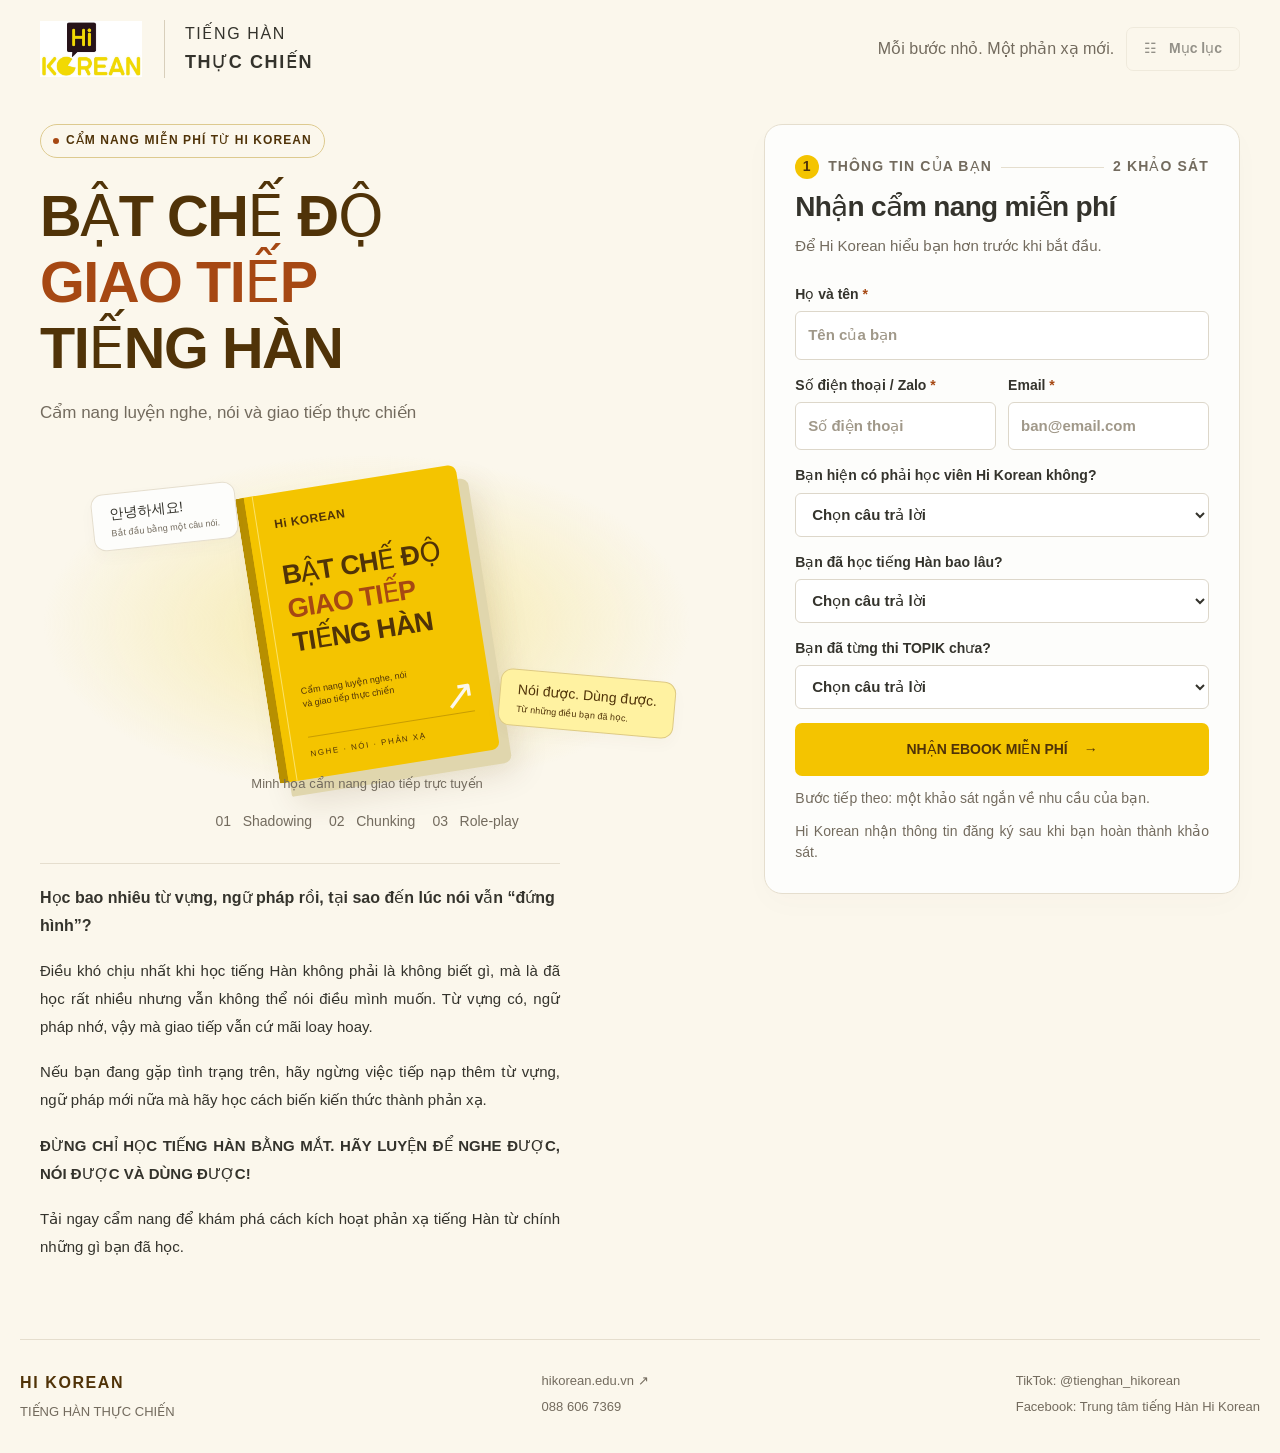
<file: index.html>
<!doctype html>
<html lang="vi"><head><meta charset="utf-8"><meta name="viewport" content="width=device-width,initial-scale=1"><meta name="robots" content="noindex,nofollow"><meta name="theme-color" content="#F4C400"><meta name="description" content="Cẩm nang luyện nghe, nói và giao tiếp tiếng Hàn thực chiến cùng Hi Korean."><title>Bật chế độ giao tiếp tiếng Hàn · Hi Korean</title><link rel="icon" type="image/jpeg" href="assets/logo.jpg"><link rel="stylesheet" href="styles.css?v=20261020-close2"><script defer src="content.js?v=20261016"></script><script defer src="gifts.js?v=20261016"></script><script defer src="app.js?v=20261020-webinar1"></script></head><body>
<a class="skip" href="#main">Đến nội dung chính</a>
<header class="site-header"><a class="brand" href="#dang-ky" aria-label="Hi Korean, trang đầu"><img src="assets/logo.jpg" alt="Hi Korean"><span>TIẾNG HÀN<br><b>THỰC CHIẾN</b></span></a><div class="header-right"><span class="header-caption">Mỗi bước nhỏ. Một phản xạ mới.</span><button id="gifts-open" class="outline small" data-go="10" disabled>🎁 &nbsp; Quà tặng</button><button id="menu-open" class="outline small" disabled>☷ &nbsp; Mục lục</button></div></header>
<div id="progress"></div><main id="main" tabindex="-1"></main>
<footer><div><strong>HI KOREAN</strong><span>TIẾNG HÀN THỰC CHIẾN</span></div><div><a href="https://hikorean.edu.vn" target="_blank" rel="noopener">hikorean.edu.vn ↗</a><a href="tel:0886067369">088 606 7369</a></div><div><a href="https://www.tiktok.com/@tienghan_hikorean" target="_blank" rel="noopener">TikTok: @tienghan_hikorean</a><span>Facebook: Trung tâm tiếng Hàn Hi Korean</span></div></footer>
<dialog id="review-dialog" aria-labelledby="review-title"><button class="dialog-close" data-close aria-label="Đóng">×</button><span class="eyebrow">GÓC DUYỆT THIẾT KẾ</span><h2 id="review-title">Một cẩm nang trực tuyến, từng bước thực hành.</h2><p>Nền kem, vàng ấm và nâu đậm lấy từ PowerPoint chị cung cấp. Mỗi màn hình tập trung vào một bước.</p><ol class="review-flow"><li>Đăng ký</li><li>Khảo sát nhu cầu</li><li>Popup mở khóa → phần vấn đề</li><li>Mục lục truy cập từ thanh điều hướng</li><li>Vấn đề giao tiếp</li><li>Shadowing</li><li>Chunking</li><li>Role-play</li><li>Luyện nói với AI</li><li>Lời mời thực chiến giao tiếp</li><li>Trang quà tặng</li></ol><h3>Đã bấm thử được</h3><p>Kiểm tra form, khảo sát, mở khóa tuần tự, quay lại, lưu tiến độ trên trình duyệt, phát video, ẩn/hiện lời và đáp án, sao chép prompt, liên kết Zalo.</p><h3>Cần bổ sung trước khi ra mắt</h3><ul><li><b>Nơi nhận đăng ký:</b> thông tin và khảo sát được gửi về Hi Korean khi hoàn tất đăng ký.</li><li><b>Ảnh hướng dẫn Voice:</b> đang dùng minh họa hội thoại; cần ảnh thao tác thực tế. Mô tả gói và giới hạn Voice trong brief cần kiểm tra lại trước khi đăng.</li></ul><p class="note">Mở khóa theo tiến độ là hành vi của bản mẫu trên thiết bị, không phải cơ chế bảo vệ nội dung.</p><button class="outline" id="reset-open">Bắt đầu lại bản mẫu</button></dialog>
<dialog id="ebook-dialog" aria-labelledby="ebook-title" class="unlock-popup"><div class="success-icon">✓</div><h2 id="ebook-title">🎉 MỞ KHÓA EBOOK THÀNH CÔNG!</h2><p>Bạn đã sẵn sàng thay đổi cách học tiếng Hàn của mình.</p><p>Với cẩm nang “BẬT CHẾ ĐỘ GIAO TIẾP TIẾNG HÀN”, hãy khám phá cách luyện nghe, nói và kích hoạt phản xạ để những gì bạn đã học thực sự được sử dụng trong giao tiếp.</p><p><strong>Đừng chỉ học để biết. Hãy luyện để nói được!</strong></p><p>👉 Nhấn nút bên dưới để nhận cẩm nang của bạn.</p><button class="primary full" data-enter-guide>NHẬN EBOOK NGAY →</button></dialog>
<dialog id="webinar-invite" class="webinar-invite" aria-labelledby="webinar-invite-title" aria-describedby="webinar-invite-description">
  <button class="dialog-close" type="button" data-close aria-label="Đóng giới thiệu webinar" autofocus><span aria-hidden="true">×</span> Đóng</button>
  <div class="webinar-invite-layout">
    <div class="webinar-invite-copy">
      <span class="pill">WEBINAR MIỄN PHÍ · HI KOREAN</span>
      <h2 id="webinar-invite-title">Xóa nỗi sợ<br><em>nói tiếng Hàn</em></h2>
      <p id="webinar-invite-description">Thực hành giao tiếp cùng cô Phương Thúy, CEO Hi Korean.</p>
      <div class="event-info"><div><strong>Online</strong><span>Qua Zoom</span></div></div>
      <ul class="webinar-invite-benefits"><li>Thực hành các phương pháp luyện giao tiếp và ứng dụng AI.</li><li>Nhận góp ý, chỉnh sửa trực tiếp tại buổi học.</li></ul>
      <a class="primary webinar-cta" href="https://zalo.me/g/feqg3fkfv5kmssvjqx7y" target="_blank" rel="noopener"><span class="cta-spark" aria-hidden="true">✦</span><span>ĐĂNG KÝ WEBINAR MIỄN PHÍ<br><small>Vào nhóm Zalo để nhận thông tin ↗</small></span></a>
      <button class="webinar-continue" type="button" data-close>Đóng và tiếp tục →</button>
    </div>
    <figure class="webinar-invite-portrait"><img src="assets/phuong-thuy.jpg" alt="Cô Nguyễn Phương Thúy, CEO Hi Korean"><figcaption>Cô Phương Thúy<span>CEO Hi Korean</span></figcaption></figure>
  </div>
</dialog>
<dialog id="reset-dialog" aria-labelledby="reset-title"><h2 id="reset-title">Bắt đầu lại bản mẫu?</h2><p>Xóa thông tin thử và tiến độ của bản mẫu trên trình duyệt này.</p><div class="actions"><button class="outline" data-close>Giữ tiến độ</button><button class="primary" id="reset-confirm">Bắt đầu lại</button></div></dialog>
<div id="toast" role="status" aria-live="polite"></div><noscript>Vui lòng bật JavaScript để trải nghiệm hành trình học.</noscript>
</body></html>
</file>
<file: styles.css>
:root{--cream:#FBF7EC;--yellow:#F4C400;--pale:#FFF2A1;--ink:#34332C;--brown:#503308;--orange:#A64813;--muted:#736b5e;--line:#e5dece;--white:#FDFDFB;--green:#426650;font-family:Arial,'Helvetica Neue',sans-serif;color:var(--ink);font-synthesis:none}*{box-sizing:border-box}body{margin:0;background:var(--cream);line-height:1.65}button,input,select,textarea{font:inherit}button,a,input,select,summary{ -webkit-tap-highlight-color:transparent}button,a{touch-action:manipulation}button{cursor:pointer}button:disabled{cursor:not-allowed;opacity:.52}a{color:inherit}button{color:inherit}button:focus-visible,a:focus-visible,input:focus-visible,select:focus-visible,textarea:focus-visible,summary:focus-visible{outline:3px solid #a64813;outline-offset:4px}button{border:0}h1,h2,h3,p{margin-top:0}h1,h2,h3{line-height:1.22;letter-spacing:-.04em}h1{font-size:clamp(36px,4.5vw,62px);font-weight:800}h2{font-size:clamp(29px,3vw,40px)}h3{font-size:22px;letter-spacing:-.025em}p{margin-bottom:20px}small,.note{font-size:13px;color:var(--muted)}[hidden]{display:none!important}.skip{position:absolute;top:-80px;z-index:1000;background:var(--yellow);padding:12px}.skip:focus{top:0}.preview-bar{height:32px;background:var(--brown);color:var(--cream);padding:0 max(24px,calc((100% - 1240px)/2));display:flex;justify-content:space-between;align-items:center;font-size:11px;letter-spacing:.04em}.preview-bar i{display:inline-block;width:5px;height:5px;border-radius:50%;background:var(--yellow);margin-right:7px}.preview-bar button{background:none;color:var(--cream);font-size:11px;padding:0}.site-header{max-width:1320px;margin:auto;min-height:98px;display:flex;align-items:center;justify-content:space-between;padding:18px 40px;gap:20px}.brand{display:flex;align-items:center;gap:22px;text-decoration:none}.brand img{width:88px;height:48px;object-fit:contain;mix-blend-mode:multiply}.brand>span{border-left:1px solid #d8cfbb;padding-left:20px;font-size:9px;letter-spacing:.15em;line-height:1.8}.header-right{display:flex;gap:30px;align-items:center}.header-caption{font-size:12px;color:var(--muted)}.primary,.outline,.text-button{border-radius:7px;font-size:14px;font-weight:700;display:inline-flex;justify-content:center;align-items:center;gap:16px;padding:15px 24px;text-decoration:none;min-height:49px;transition:background .15s,transform .15s}.primary{background:var(--yellow);color:var(--brown)}.primary:hover{background:#eac000;transform:translateY(-1px)}.outline{border:1px solid var(--line);background:transparent}.outline:hover{background:#f0e9d8}.text-button{padding:10px 0;background:none;color:var(--brown);text-decoration:underline;text-underline-offset:4px}.small{padding:9px 17px;min-height:40px;font-size:12px}.full{width:100%}.eyebrow{display:block;font-size:11px;font-weight:700;letter-spacing:.18em;color:var(--orange);margin-bottom:18px}.pill{display:inline-flex;align-items:center;border:1px solid #ddca8f;border-radius:30px;padding:6px 12px;letter-spacing:.09em;font-size:10px;font-weight:700;color:var(--brown);gap:7px}.dot{width:6px;height:6px;background:var(--orange);border-radius:50%}#main{min-height:65vh;outline:none}#progress:empty{display:none}.progress-wrap{max-width:1240px;margin:0 auto 25px;padding:0 0 18px;border-bottom:1px solid var(--line);display:flex;align-items:center;gap:22px}.progress-wrap>span{font-size:11px;color:var(--muted);white-space:nowrap}.progress-track{height:3px;background:#e4ddcd;flex:1;border-radius:9px}.progress-track div{height:100%;background:var(--yellow);transition:width .2s}.hero{max-width:1320px;padding:26px 40px 60px;margin:auto;display:grid;grid-template-columns:minmax(0,1.1fr) minmax(360px,.8fr);gap:70px;align-items:start}.hero h1{margin:25px 0 18px;color:var(--brown);line-height:1.12}.hero h1 em{font-style:normal;color:var(--orange);display:block}.hero-sub{font-size:16px;max-width:470px;color:var(--muted)}.book-scene{height:342px;position:relative;display:flex;align-items:center;justify-content:center;margin-top:25px;background:radial-gradient(ellipse,#f6e9a8 0,transparent 70%);isolation:isolate}.book{position:relative;width:223px;height:288px;padding:22px 19px 18px 26px;background:var(--yellow);box-shadow:10px 15px 0 #e0d6ad,16px 24px 32px #50330820;transform:rotate(-9deg);border-radius:2px 8px 8px 2px;color:var(--brown);display:flex;flex-direction:column;justify-content:space-between;border-left:9px solid #b78f00}.book:after{content:'';position:absolute;left:8px;top:0;height:100%;border-left:1px solid #fff5aa99}.book-brand{font-size:12px;font-weight:900;letter-spacing:.04em}.book-title{font-size:27px;font-weight:900;line-height:1.18;letter-spacing:-.04em}.book-title span{color:var(--orange)}.book-line{font-size:9px;max-width:130px;line-height:1.5}.book-bottom{font-size:8px;letter-spacing:.2em;border-top:1px solid #50330844;padding-top:10px}.book-mark{position:absolute;right:15px;bottom:40px;font-size:40px;line-height:1;color:var(--cream)}.bubble{position:absolute;border:1px solid var(--line);background:var(--white);padding:10px 17px;box-shadow:0 6px 15px #50330808;border-radius:12px;font-size:14px;z-index:2;line-height:1.4}.bubble small{font-size:9px;display:block;margin-top:3px}.bubble.one{left:8%;top:35px;transform:rotate(-6deg)}.bubble.two{right:3%;bottom:62px;transform:rotate(5deg);background:var(--brown);color:var(--pale);border:0}.bubble.two small{color:var(--pale)}.book-note{position:absolute;bottom:0;font-size:10px;color:var(--muted)}.book-caption{display:flex;gap:17px;justify-content:center;font-size:11px;color:var(--muted);margin-top:15px}.form-panel{background:var(--white);border:1px solid var(--line);border-radius:18px;padding:30px;box-shadow:0 10px 30px #50330805}.form-panel h2{font-size:27px;margin:10px 0}.form-panel .sub{font-size:13px;color:var(--muted);margin-bottom:24px}.form-step{display:flex;align-items:center;gap:9px;font-size:10px;font-weight:700;letter-spacing:.08em;color:var(--muted)}.form-step b{border-radius:50%;background:var(--yellow);color:var(--brown);width:24px;height:24px;display:grid;place-items:center}.form-step i{flex:1;height:1px;background:var(--line)}label.field{display:block;font-size:12px;font-weight:700;margin-bottom:14px}label.field>span{color:var(--orange)}input:not([type=checkbox]):not([type=radio]),select,textarea{width:100%;background:white;border:1px solid #ddd7ca;border-radius:6px;color:var(--ink);padding:11px 12px;min-height:44px;margin-top:5px;font-size:13px}input::placeholder{color:#a09889}.fields-two{display:grid;grid-template-columns:1fr 1fr;gap:12px}.form-panel .note{font-size:11px;line-height:1.5;margin:12px 0 0;text-align:center}.sample-link{margin:10px auto 0;display:block;background:none;color:var(--muted);font-size:11px;text-decoration:underline;padding:5px}.form-error{color:#a22b13;font-size:13px;margin:10px 0}.hero-message{border-top:1px solid var(--line);margin:30px 0 0;padding-top:20px;max-width:520px;font-size:14px}.hero-message details{font-size:13px}.hero-message summary{font-weight:700;color:var(--brown)}details summary{cursor:pointer;min-height:44px;padding:10px 0}details p:last-child{margin-bottom:4px}.hero-message .callout{margin-top:15px}.callout{background:#f8ecc1;padding:22px 26px;border-left:3px solid var(--yellow);border-radius:0 8px 8px 0;color:var(--brown)}.callout p:last-child{margin:0}.callout strong{font-weight:700}.shell{max-width:1240px;margin:0 auto 70px;display:grid;grid-template-columns:225px minmax(0,1fr);gap:55px}.sidebar{align-self:start;position:sticky;top:25px}.sidebar .eyebrow{color:var(--muted);font-size:10px;margin:0 0 20px}.side-nav{display:flex;flex-direction:column;gap:5px}.side-nav button{display:flex;align-items:center;text-align:left;gap:12px;background:none;padding:12px 10px;font-size:12px;border-radius:7px}.side-nav button.active{background:#f6e9b1;font-weight:700;color:var(--brown)}.side-nav button:disabled{opacity:.55}.nav-num{display:grid;place-items:center;flex-shrink:0;width:25px;height:25px;border:1px solid #d4c9b4;border-radius:50%;font-size:10px}.active .nav-num{border-color:var(--brown);background:var(--brown);color:var(--pale)}.done .nav-num{border-color:#cbd9cd;background:#e8eee5;color:var(--green)}.sidebar-note{font-size:11px;color:var(--muted);border-top:1px solid var(--line);padding-top:20px;margin-top:24px}.article{min-width:0}.article-head{padding:22px 0 22px;border-bottom:1px solid var(--line);margin-bottom:30px}.article-head h1{font-size:clamp(34px,3.5vw,49px);max-width:800px;margin-bottom:16px;color:var(--brown)}.article-head .lead{font-size:16px;color:var(--muted);max-width:740px;margin-bottom:0}.prose{max-width:760px;font-size:16px;line-height:1.85}.prose h2{font-size:28px;margin-top:36px}.prose h3{margin-top:28px}.section{margin:38px 0}.section-title{display:flex;align-items:center;justify-content:space-between;gap:15px;margin-bottom:18px}.section-title h2,.section-title h3{margin:0}.steps{counter-reset:step}.step-item{display:grid;grid-template-columns:38px 1fr;gap:17px;border-bottom:1px solid var(--line);padding:18px 0}.step-item>span{font-size:13px;color:var(--orange);font-weight:700}.step-item h3{font-size:17px;letter-spacing:-.02em;margin:0 0 8px}.step-item p{font-size:14px;color:var(--muted);margin:0;line-height:1.75}.lesson-tabs{display:flex;gap:22px;border-bottom:1px solid var(--line);margin-bottom:30px}.lesson-tabs a{font-size:13px;font-weight:700;text-decoration:none;padding:10px 0 14px}.lesson-tabs a:last-child{color:var(--orange)}.practice{background:var(--white);border:1px solid var(--line);border-radius:16px;padding:30px;scroll-margin-top:20px}.practice h2{font-size:30px;color:var(--brown)}.practice>p{font-size:14px;color:var(--muted)}video{width:100%;display:block;border-radius:9px;background:#231f19;max-height:450px}.video-caption{font-size:11px;color:var(--muted);margin:8px 0 20px}.transcript{margin-top:16px}.line{padding:13px 0;border-bottom:1px solid var(--line)}.line .ko{display:block;font-size:19px;color:var(--brown);font-weight:700;letter-spacing:-.02em}.line .vi{display:block;font-size:13px;color:var(--muted);margin-top:4px}.ko{font-family:Arial,'Apple SD Gothic Neo','Malgun Gothic',sans-serif;word-break:keep-all;overflow-wrap:anywhere}.chunk-example{background:var(--cream);padding:22px;border-radius:8px;margin:20px 0}.chunk-example .ko{font-size:20px;line-height:1.9}.checks{display:grid;gap:11px}.checks label{display:flex;gap:10px;align-items:flex-start;font-size:14px}.checks input{accent-color:var(--orange);margin-top:5px;width:17px;height:17px;flex-shrink:0}.bottom-nav{margin-top:40px;border-top:1px solid var(--line);padding-top:25px;display:flex;justify-content:space-between;gap:20px;align-items:center}.bottom-nav small{font-size:11px}.transition{font-size:15px;font-style:italic;color:var(--muted);margin-top:30px}.center-page{max-width:1040px;margin:40px auto 80px;padding:0 35px}.center-page.center{text-align:center;max-width:750px}.center-page h1{font-size:46px;color:var(--brown)}.center-page .book-scene{max-width:500px;margin:15px auto 35px}.success-icon{width:64px;height:64px;display:grid;place-items:center;background:var(--yellow);color:var(--brown);font-size:30px;border-radius:50%;margin:0 auto 25px}.actions{display:flex;gap:12px;justify-content:center;flex-wrap:wrap}.missing{display:block;color:var(--orange);font-size:11px;margin-top:8px}.survey{max-width:800px;margin:auto}.survey fieldset{border:0;margin:30px 0;padding:0}.survey legend{font-size:19px;font-weight:700;line-height:1.5;margin-bottom:15px}.survey legend span{color:var(--orange);margin-right:8px}.choices{display:grid;grid-template-columns:1fr 1fr;gap:10px}.choice{display:flex;align-items:flex-start;gap:10px;cursor:pointer;background:var(--white);border:1px solid var(--line);padding:15px;border-radius:9px;font-size:13px;line-height:1.6}.choice:has(input:checked){background:#fff3bd;border-color:#b69926}.choice input{width:17px;height:17px;flex-shrink:0;accent-color:var(--brown);margin-top:2px}.toc-intro{display:flex;justify-content:space-between;align-items:center;gap:35px;margin-bottom:40px}.toc-intro h1{margin:0;font-size:44px}.toc-intro p{max-width:380px;color:var(--muted);font-size:14px;margin:0}.toc-list{display:grid;grid-template-columns:1fr 1fr;gap:13px}.toc-card{background:var(--white);border:1px solid var(--line);border-radius:12px;padding:23px;display:grid;grid-template-columns:35px 1fr 20px;gap:15px;align-items:center;text-align:left}.toc-card:not(:disabled):hover{border-color:var(--orange)}.toc-card .toc-no{font-size:24px;color:var(--orange);font-weight:700}.toc-card h3{font-size:17px;margin:0 0 7px}.toc-card p{font-size:12px;color:var(--muted);margin:0}.toc-card .status{font-size:10px;color:var(--green);display:block;margin-top:8px}.toc-card:disabled{opacity:.55}.toc-card:disabled .status{color:var(--muted)}.tools-list{padding:0;list-style:none}.tools-list li{padding:13px 0;border-bottom:1px solid var(--line);font-size:14px}.reflex-row{padding:16px 0;border-bottom:1px solid var(--line)}.reflex-row>div{display:flex;justify-content:space-between;align-items:center;gap:20px;font-size:14px}.answer{background:#f8edbb;color:var(--brown);padding:13px 16px;border-radius:7px;margin-top:12px;font-size:19px}.chunk-card{border-bottom:1px solid var(--line);padding:25px 0}.chunk-card h3{font-size:22px}.chunk-card .chunk-label{font-size:10px;color:var(--orange);font-weight:700;letter-spacing:.13em}.chunk-card .big-ko{font-size:27px;font-weight:700;color:var(--brown);margin:10px 0}.dialogue{display:flex;flex-direction:column;gap:15px;margin:22px 0}.chat-row{max-width:87%;background:var(--cream);border-radius:3px 14px 14px 14px;padding:17px 20px;align-self:flex-start}.chat-row.self{align-self:flex-end;background:#fff0ac;border-radius:14px 3px 14px 14px}.chat-row .speaker{font-size:10px;letter-spacing:.06em;color:var(--muted);display:block;margin-bottom:5px}.chat-row .ko{font-size:18px}.chat-row .vi{font-size:12px;color:var(--muted);margin:6px 0 0}.chat-hidden{font-size:14px;font-style:italic;color:var(--orange)}.prompt{border:1px solid var(--line);border-radius:10px;overflow:hidden}.prompt-head{display:flex;justify-content:space-between;align-items:center;padding:10px 18px;background:#f1eadb;font-size:11px;font-weight:700;gap:15px}.prompt pre{font:14px/1.8 Arial,sans-serif;white-space:pre-wrap;padding:22px;margin:0;overflow-wrap:anywhere;background:var(--white)}.ai-visual{background:var(--brown);border-radius:16px;padding:28px;color:var(--cream);margin:28px 0}.ai-visual .chat-row{background:#6c5028;color:white}.ai-visual .chat-row.self{background:var(--pale);color:var(--brown)}.ai-visual .speaker{color:inherit;opacity:.7}.ai-visual .chat-row .vi{color:inherit;opacity:.8}.ai-visual>small{color:#ddd0b3;display:block;margin-bottom:10px}.workflow{display:flex;flex-wrap:wrap;gap:7px;margin:20px 0;font-size:12px;align-items:center}.workflow span{background:#f1e9d6;border-radius:5px;padding:6px 9px}.webinar-hero{display:grid;grid-template-columns:1.15fr .85fr;gap:40px;background:var(--brown);color:var(--cream);border-radius:20px;padding:40px;overflow:hidden}.webinar-hero h1{font-size:43px;color:var(--pale)}.webinar-hero .eyebrow{color:var(--yellow)}.webinar-hero p{font-size:14px}.webinar-photo{width:100%;height:100%;max-height:425px;object-fit:cover;object-position:50% 22%;border-radius:130px 130px 12px 12px}.event-info{display:flex;gap:25px;border-top:1px solid #fff2a133;border-bottom:1px solid #fff2a133;padding:16px 0;margin:20px 0}.event-info strong{display:block;font-size:21px}.event-info span{font-size:11px;color:#ddceb6}.price{font-size:12px!important;margin:0 0 20px}.price b{color:var(--yellow)}.webinar-hero .primary{font-size:12px;padding:14px 17px}.webinar-copy{max-width:760px;margin:38px auto}.completion{text-align:center;background:#eeeeda;border:1px solid #d6dcc5;padding:25px;border-radius:10px;margin-top:25px}.completion h3{margin-bottom:12px}.completion p{font-size:14px;margin-bottom:12px}footer{max-width:1240px;margin:0 auto;padding:30px 0;border-top:1px solid var(--line);display:flex;justify-content:space-between;gap:20px;color:var(--muted);font-size:11px}footer>div{display:flex;flex-direction:column;gap:5px}footer strong{font-size:16px;color:var(--brown);letter-spacing:.1em}footer a{text-decoration:none}dialog{border:1px solid var(--line);border-radius:16px;background:var(--cream);color:var(--ink);max-width:min(680px,calc(100% - 32px));max-height:88vh;padding:35px;box-shadow:0 25px 100px #0003}dialog::backdrop{background:#30271480;backdrop-filter:blur(4px)}dialog h2{font-size:30px}dialog p,dialog li{font-size:14px}dialog h3{font-size:18px;margin-top:25px}.dialog-close{position:absolute;right:13px;top:9px;width:34px;height:34px;border-radius:50%;font-size:24px;background:none}.review-flow{display:grid;grid-template-columns:1fr 1fr;gap:7px;padding-left:24px}.review-flow li{padding:7px 10px;background:#f1e8d5;border-radius:6px}#toast{position:fixed;bottom:25px;left:50%;transform:translate(-50%,20px);background:var(--brown);color:var(--cream);border-radius:8px;padding:12px 22px;box-shadow:0 5px 25px #0002;opacity:0;pointer-events:none;z-index:2000;font-size:13px;transition:.2s;max-width:90vw}#toast.show{opacity:1;transform:translate(-50%,0)}.toggle-content{margin-top:20px}.chapter-number{font-size:85px;line-height:1;color:#dcc767;letter-spacing:-.06em;float:right;margin-left:20px}.map-link{font-size:12px;color:var(--muted)}
@media(min-width:1500px){.hero{padding-top:50px}.hero h1{font-size:66px}.book-scene{height:365px}.form-panel{padding:35px}}
@media(max-width:1100px){.hero{gap:35px;padding-inline:28px}.hero h1{font-size:47px}.shell{padding:0 28px;grid-template-columns:190px minmax(0,1fr);gap:30px}.progress-wrap{margin-inline:28px}footer{margin-inline:28px}.webinar-hero{padding:28px;gap:25px}.webinar-hero h1{font-size:35px}.toc-intro{display:block}.toc-intro p{margin-top:20px;max-width:100%}}
@media(max-width:760px){.site-header{padding:16px 20px;min-height:84px}.header-caption,.brand>span{display:none}.brand img{width:80px;height:43px}.preview-bar{padding:0 20px}.hero{display:flex;flex-direction:column;padding:14px 20px 45px;gap:30px}.hero-copy{width:100%}.hero h1{font-size:44px;max-width:500px;margin-top:22px}.hero-sub{font-size:15px}.book-scene{height:288px;margin:15px 0 0}.book{width:190px;height:247px;padding:17px 15px 15px 20px}.book-title{font-size:23px}.bubble.one{left:4%;top:20px}.bubble.two{right:1%;bottom:55px}.book-caption{font-size:10px;gap:12px}.form-panel{width:100%;padding:23px;border-radius:12px}.hero-message{margin-top:25px}.shell{display:block;padding:0 20px;margin-bottom:45px}.sidebar{display:none}.article-head{padding-top:8px}.article-head h1{font-size:36px}.article-head .lead{font-size:15px}.progress-wrap{margin:0 20px 22px;gap:12px;padding-bottom:13px}.progress-wrap>span{font-size:10px}.prose{font-size:15px}.practice{padding:20px 17px;border-radius:12px}.practice h2{font-size:27px}.section-title{flex-wrap:wrap}.section-title h3{font-size:20px}.line .ko{font-size:18px}.center-page{margin:20px auto 50px;padding:0 20px}.center-page h1{font-size:35px}.choices{grid-template-columns:1fr}.survey legend{font-size:17px}.toc-list{grid-template-columns:1fr}.toc-intro h1{font-size:35px}.toc-card{padding:20px}.bottom-nav{gap:12px}.bottom-nav .primary{font-size:12px;padding:13px 16px}.bottom-nav small{display:none}.step-item{grid-template-columns:28px 1fr;gap:10px}.chunk-card .big-ko{font-size:22px}.chat-row{max-width:93%;padding:14px}.chat-row .ko{font-size:17px}.prompt pre{padding:18px;font-size:13px}.webinar-hero{grid-template-columns:1fr;padding:27px 22px;gap:25px}.webinar-hero h1{font-size:38px}.webinar-photo{height:300px;max-width:300px;margin:auto;display:block}.webinar-copy{font-size:15px}.event-info{gap:24px}footer{flex-direction:column;margin:0 20px;padding:25px 0;gap:17px}dialog{padding:28px 22px}.review-flow{grid-template-columns:1fr}.chapter-number{font-size:65px}.fields-two{gap:10px}.ai-visual{padding:20px}.reflex-row>div{gap:10px}.reflex-row .small{font-size:11px;padding:7px 10px;flex-shrink:0}}
@media(prefers-reduced-motion:reduce){*{transition:none!important;scroll-behavior:auto!important}}

.mobile-signup{display:none}#registration-panel{scroll-margin-top:20px}
@media(max-width:760px){.mobile-signup{display:inline-flex;margin:0 0 5px}.book-scene{height:320px}.book-note{bottom:0}.book-caption{margin-top:13px}}

.unlock-popup{text-align:center;max-width:min(590px,calc(100% - 32px));padding:36px}.unlock-popup h2{font-size:28px;color:var(--brown)}.unlock-popup .success-icon{margin-bottom:20px}.unlock-popup p{line-height:1.8}.unlock-popup .primary{margin-top:5px}
@media(max-width:760px){.unlock-popup{padding:28px 22px}.unlock-popup h2{font-size:24px}}

/* Restore the original, Vietnamese-capable system font on every device. */
h1,h2,h3,.book-title,.survey legend{font-family:Arial,'Helvetica Neue',sans-serif;letter-spacing:-.025em;line-height:1.25}
h1{font-weight:800}h2,h3{font-weight:700}.hero h1{line-height:1.15}.survey h1{font-size:clamp(36px,4.5vw,52px)}.survey legend{font-size:21px;line-height:1.5;font-weight:700}.article-head h1{font-size:clamp(34px,3.5vw,49px)}
#main p,.prose,.transition{ text-align:justify;text-justify:inter-word;overflow-wrap:break-word}.form-panel .note,.center-page.center p,.completion p,.toc-card p,.gift-tabs span,.chat-row p{ text-align:inherit}.header-right{gap:12px}.event-info>div:first-child{flex:1}.event-info span{display:block;line-height:1.7}
.survey-dropdown{border:1px solid #d9d0bd;border-radius:8px;background:var(--white);overflow:hidden}.survey-dropdown>summary{display:flex;align-items:center;justify-content:space-between;gap:15px;padding:14px 17px;list-style:none;font-size:14px;min-height:52px}.survey-dropdown>summary::-webkit-details-marker{display:none}.survey-dropdown[open]>summary{border-bottom:1px solid var(--line);background:#f7efda}.survey-dropdown[open] .dropdown-chevron{transform:rotate(180deg)}.survey-dropdown .choices{display:flex;flex-direction:column;gap:0;padding:5px 12px;max-height:350px;overflow-y:auto}.survey-dropdown .choice{border:0;border-bottom:1px solid var(--line);border-radius:0;padding:14px 7px;background:transparent}.survey-dropdown .choice:last-child{border-bottom:0}.survey-dropdown .choice:has(input:checked){background:#fff3bd}.survey-dropdown .choice:hover{background:#fbf7ec}.survey fieldset{margin:25px 0}
.gift-toc{display:flex;align-items:center;gap:20px;text-align:left;width:100%;padding:24px;margin-top:20px;background:#f7e7a2;border:1px solid #d7bd62;border-radius:12px}.gift-toc>span{font-size:27px;color:var(--brown)}.gift-toc>span:last-child{margin-left:auto}.gift-toc h3{font-size:25px;margin:0 0 5px}.gift-toc p{font-size:13px;margin:0;color:var(--muted)}.gift-jumps{display:flex;flex-wrap:wrap;gap:9px;margin-bottom:30px}.gift-jumps a{font-size:12px;text-decoration:none;border:1px solid var(--line);padding:9px 14px;border-radius:6px}.gift-jumps a:hover{background:var(--pale)}.gift-section{border-bottom:1px solid var(--line);padding:12px 0 32px;margin-bottom:30px;scroll-margin-top:20px}.gift-section h2{font-size:34px;color:var(--brown)}.gift-tabs{display:flex;gap:10px;margin:25px 0 8px;border-bottom:1px solid var(--line)}.gift-tabs button{background:transparent;padding:12px 20px;border-bottom:3px solid transparent;text-align:left;font-weight:700;font-size:17px}.gift-tabs button[aria-selected=true]{border-color:var(--orange);background:#f7edcd;color:var(--brown)}.gift-tabs span{display:block;font-size:11px;font-weight:400;color:var(--muted);margin-top:3px}.resource-list{list-style:none;padding:0;margin:0}.resource-list li{display:grid;grid-template-columns:35px 1fr;gap:15px;padding:25px 0;border-bottom:1px solid var(--line)}.resource-list li:last-child{border:0}.resource-number{font-size:15px;color:var(--orange);font-weight:700;padding-top:4px}.resource-list h3{font-size:25px;margin:0 0 10px}.resource-list p{font-size:14px;color:var(--muted);line-height:1.85;margin-bottom:14px}.resource-list .outline{background:var(--white)}
@media(max-width:760px){.site-header{gap:12px}.header-right{gap:7px}.header-right button{padding:8px 10px;font-size:11px}.hero h1{font-size:48px}.survey h1{font-size:43px}.survey legend{font-size:23px}.article-head h1{font-size:40px}.gift-section h2{font-size:29px}.resource-list h3{font-size:24px}.resource-list li{gap:10px;grid-template-columns:26px 1fr}.gift-tabs button{padding:10px 17px}.webinar-hero h1{font-size:43px}.gift-toc{padding:20px 15px;gap:14px}.header-caption{display:none}}

.center-page.survey{margin:20px auto 60px}

/* Brighter surfaces, larger reading text, and prominent invitations. */
.preview-bar{background:#fff0ae;color:var(--brown);border-bottom:1px solid #e3d1a0;font-size:12px;height:36px}.preview-bar button{color:var(--brown);font-size:12px}.preview-bar i{background:var(--orange)}
.bubble.two{background:#fff2a1;color:var(--brown);border:1px solid #deca83}.bubble.two small{color:var(--brown)}
.active .nav-num{background:var(--yellow);color:var(--brown);border-color:#d0ac2e}
.ai-visual{background:#fff9e6;border:1px solid #e7d8b0;color:var(--ink)}.ai-visual>small{color:var(--muted);font-size:13px}.ai-visual .chat-row{background:var(--white);color:var(--ink);border:1px solid var(--line)}.ai-visual .chat-row.self{background:#fff0ac;color:var(--brown)}
.webinar-hero{background:#fff4c7;color:var(--ink);border:1px solid #e9d99c}.webinar-hero h1{color:var(--brown)}.webinar-hero .eyebrow{color:var(--orange)}.webinar-hero .pill{color:var(--brown)}.webinar-hero p{font-size:16px}.event-info{border-color:#d6c48c}.event-info span{color:var(--muted);font-size:14px}.event-info strong{font-size:25px}.price{font-size:16px!important}.price b{color:var(--orange)}#toast{background:#fff1ae;color:var(--brown);border:1px solid #d6bd6b}
.eyebrow{font-size:13px;letter-spacing:.12em}.pill{font-size:12px}.brand>span{font-size:11px}.header-caption{font-size:14px}.form-panel .sub{font-size:15px}.form-step{font-size:12px}label.field{font-size:14px}input:not([type=checkbox]):not([type=radio]),select,textarea{font-size:15px}.form-panel .note{font-size:13px}.sample-link{font-size:13px}.progress-wrap>span{font-size:13px}.prose{font-size:17px}.step-item p,.tools-list li{font-size:16px}.step-item h3{font-size:19px}.practice>p,.practice p{font-size:16px}.practice .note,.note,.video-caption{font-size:14px}.line .ko{font-size:21px}.line .vi{font-size:15px}.checks label{font-size:16px}.side-nav button{font-size:14px}.sidebar-note{font-size:13px}.sidebar .eyebrow{font-size:12px}.toc-card p,.toc-card .status{font-size:14px}.resource-list p{font-size:16px}.resource-list .small{font-size:14px}.gift-jumps a{font-size:14px}.gift-tabs span{font-size:13px}.chat-row .vi{font-size:14px}.chat-row .speaker{font-size:12px}.prompt-head{font-size:13px}.prompt pre{font-size:15px}.book-note{font-size:12px}.book-caption{font-size:13px}footer{font-size:13px}.reflex-row>div{font-size:16px}.small{font-size:14px}
.gift-header{display:inline-flex;align-items:center;justify-content:center;padding:13px 20px;background:var(--yellow);color:var(--brown);border:1px solid #cfaa25;border-radius:9px;font-weight:800;font-size:16px;min-height:50px;box-shadow:0 4px 0 #dfbc45}.gift-header:hover{background:#ffdc40}.gift-feature{width:100%;text-align:left;background:#fff0a9;border:2px solid #e3bb29;border-radius:12px;padding:22px 18px;margin-top:22px;display:flex;flex-direction:column;gap:10px;box-shadow:0 6px 0 #f2df99}.gift-feature .gift-icon{font-size:35px}.gift-feature strong{font-size:25px;line-height:1.3;color:var(--brown)}.gift-feature>span:last-child{font-size:14px;line-height:1.6;color:var(--brown)}
.gift-banner{display:flex;align-items:center;justify-content:space-between;gap:22px;background:linear-gradient(110deg,#fff4c0,#ffde59);border:2px solid #e4bf35;box-shadow:0 6px 0 #f1dfa1;border-radius:15px;padding:28px;width:100%;margin:35px 0 12px;text-align:left;color:var(--brown)}.gift-banner>span{font-size:44px}.gift-banner strong{font-size:26px;line-height:1.35;display:block}.gift-banner p{font-size:15px;margin:9px 0 0}.gift-banner>b{font-size:34px}.gift-toc{padding:30px;border-width:2px;box-shadow:0 5px 0 #efdda0}.gift-toc h3{font-size:28px}.gift-toc p{font-size:16px}
.webinar-hero .webinar-cta{position:relative;isolation:isolate;overflow:hidden;min-height:86px;width:100%;padding:19px 14px;gap:12px;font-size:17px;line-height:1.5;text-align:center;background:linear-gradient(120deg,#ffe463,#f8c400,#ffe463);border:2px solid #d3a521;box-shadow:0 5px 0 #d1a62c,0 0 0 5px #ffdf6440;animation:cta-glow 2.8s ease-in-out infinite}.webinar-cta:after{content:'';position:absolute;top:-35%;left:-65%;width:35%;height:180%;background:linear-gradient(90deg,transparent,#fff9,transparent);transform:skewX(-20deg);animation:cta-shine 3.8s ease-in-out infinite;pointer-events:none;z-index:-1}.cta-spark{font-size:27px;animation:cta-sparkle 2.4s ease-in-out infinite}.cta-spark:last-child{animation-delay:.7s}
@keyframes cta-glow{0%,100%{box-shadow:0 5px 0 #d1a62c,0 0 0 5px #ffdf6440}50%{box-shadow:0 5px 0 #d1a62c,0 0 24px 7px #f5c40065}}@keyframes cta-shine{0%,35%{left:-65%}70%,100%{left:140%}}@keyframes cta-sparkle{0%,100%{transform:scale(.9) rotate(-12deg);opacity:.7}50%{transform:scale(1.15) rotate(12deg);opacity:1}}
@media(max-width:760px){.header-right{gap:8px}.header-right .gift-header{font-size:13px;max-width:155px;padding:10px 12px;line-height:1.4;min-height:49px}.header-right #menu-open{font-size:12px;padding:10px}.hero h1{font-size:43px}.survey h1{font-size:36px}.survey legend{font-size:19px}.article-head h1{font-size:35px}.webinar-hero h1{font-size:36px}.gift-section h2{font-size:27px}.resource-list h3{font-size:22px}.eyebrow{font-size:12px}.progress-wrap>span{font-size:11px}.prose{font-size:16px}.step-item p{font-size:15px}.step-item h3{font-size:18px}.form-panel .note{font-size:13px}.survey-dropdown>summary,.survey-dropdown .choice{font-size:15px}.line .ko{font-size:20px}.line .vi{font-size:15px}.book-caption{font-size:12px;gap:10px}.book-note{font-size:11px}.gift-banner{padding:23px 18px;gap:14px}.gift-banner strong{font-size:23px}.gift-banner>span{font-size:35px}.gift-banner p{font-size:14px}.gift-banner>b{font-size:26px}.gift-toc h3{font-size:24px}.gift-toc{padding:22px 17px}.webinar-hero .webinar-cta{font-size:16px;min-height:92px;gap:7px}.cta-spark{font-size:22px}.event-info{gap:16px}.event-info span{font-size:13px}.price{font-size:15px!important}.resource-list .small{font-size:14px}.gift-tabs span{font-size:13px}.gift-jumps a{font-size:13px}.article-head .lead{font-size:16px}}
@media(prefers-reduced-motion:reduce){.webinar-cta,.webinar-cta:after,.cta-spark{animation:none!important}.webinar-cta:after{display:none}}


/* Keep gifts in their original contents and completion positions. */
.brand>span{font-size:16px;line-height:1.7;letter-spacing:.1em}.brand>span b{font-size:18px}.brand img{width:102px;height:58px}.header-caption{font-size:16px}.preview-bar{min-height:42px;height:auto;padding-top:7px;padding-bottom:7px;font-size:15px}.preview-bar button{font-size:14px}.progress-wrap{gap:18px;flex-wrap:wrap}.progress-wrap>span{font-size:16px;line-height:1.6;white-space:normal}.progress-wrap>span:first-child{max-width:70%}.progress-track{min-width:70px}.eyebrow,.sidebar .eyebrow{font-size:14px;line-height:1.7;letter-spacing:.1em}.form-step{font-size:14px}.brand>span{flex-shrink:0}.sidebar-note{font-size:15px}.side-nav button{font-size:15px;line-height:1.6}.note,.video-caption{font-size:15px}.form-panel .note{font-size:14px}.missing{font-size:14px}.book-caption{font-size:14px}.book-note{font-size:13px}.bottom-nav small{font-size:14px}
.completion .actions{flex-direction:column;align-items:center}.completion .final-gift{display:flex;width:100%;padding:24px;min-height:108px;font-size:25px;line-height:1.4;background:linear-gradient(110deg,#fff0ac,#ffd94b);border:2px solid #d7ae29;box-shadow:0 6px 0 #e6ca73;gap:22px;border-radius:13px}.final-gift>span:first-child{font-size:38px}.final-gift small{font-size:16px;font-weight:400;color:var(--brown)}.completion .outline{order:2}.gift-toc h3{font-size:28px}
@media(max-width:760px){.brand img{width:88px;height:50px}.brand>span{display:none}.header-right .small,.header-right #menu-open{font-size:14px;padding:10px 12px;white-space:nowrap}.preview-bar{font-size:13px}.preview-bar button{font-size:13px}.progress-wrap>span{font-size:14px}.progress-wrap>span:first-child{max-width:100%;flex-basis:100%}.progress-wrap .progress-track{flex:1;min-width:120px}.eyebrow{font-size:13px}.form-step{font-size:13px}.book-caption{font-size:13px}.book-note{font-size:12px}.completion .final-gift{padding:23px 16px;font-size:22px;gap:13px}.final-gift small{font-size:15px}.final-gift>span:first-child{font-size:30px}.gift-toc h3{font-size:24px}}
/* Quiet autumn palace imagery under a warm, readable golden surface. */
body{position:relative;isolation:isolate;background:#fff8df}body:before{content:'';position:fixed;inset:0;z-index:-1;pointer-events:none;background-image:linear-gradient(rgba(255,248,223,.48),rgba(255,248,223,.58)),url('assets/palace-autumn.png');background-size:cover;background-position:center 65%;opacity:.35}.webinar-hero{background-image:linear-gradient(100deg,rgba(255,248,222,.97),rgba(255,245,205,.85)),url('assets/palace-autumn.png');background-size:cover;background-position:center}.form-panel,.practice{background:rgba(253,253,251,.96)}.site-header{position:relative}.preview-bar{background:#fff0b3e8}.gift-toc{background:linear-gradient(110deg,#fff1b0f5,#ffde59f0)}
@media(max-width:760px){body:before{background-position:62% center;opacity:.3}.webinar-hero{background-image:linear-gradient(rgba(255,248,222,.94),rgba(255,245,205,.91)),url('assets/palace-autumn.png')}}

/* Registration returns to the original two-column cover and information form. */
body[data-screen=registration]{background:#FBF7EC}body[data-screen=registration]:before{display:none}body[data-screen=registration] .hero{grid-template-columns:minmax(0,1.1fr) minmax(360px,.8fr);gap:70px;align-items:start}body[data-screen=registration] .hero h1{font-size:clamp(36px,4.5vw,62px);line-height:1.15}body[data-screen=registration] .form-panel{background:#FDFDFB}body[data-screen=registration] .hero-sub{font-size:17px}body[data-screen=registration] .hero-message{font-size:16px;line-height:1.8}body[data-screen=registration] .hero-message>strong{display:block;margin-bottom:16px}body[data-screen=registration] .registration-intro p{font-size:15px;line-height:1.85;margin-bottom:18px}body[data-screen=registration] .form-panel h2{font-size:28px}body[data-screen=registration] .form-panel .sub{font-size:15px}body[data-screen=registration] label.field{font-size:14px}
@media(max-width:1100px){body[data-screen=registration] .hero{gap:35px}}@media(max-width:760px){body[data-screen=registration] .hero{display:flex;gap:30px}body[data-screen=registration] .hero h1{font-size:43px}body[data-screen=registration] .hero-message{font-size:15px}body[data-screen=registration] .form-panel{order:0}}

/* A dismissible invitation, separate from the webinar at the end of the guide. */
dialog.webinar-invite{width:min(900px,calc(100% - 28px));max-width:900px;max-height:calc(100dvh - 28px);padding:36px;overflow-y:auto;background:#fff8df;background-image:linear-gradient(110deg,#fff8dff5,#fff4d5e8),url('assets/palace-autumn.png');background-size:cover;background-position:center;box-sizing:border-box}
.webinar-invite .dialog-close{position:sticky;float:right;top:0;right:0;margin:-20px -20px 0 0;width:44px;height:44px;display:grid;place-items:center;background:#fffdf4;border:1px solid #e3d4a7;z-index:2;line-height:1}
.webinar-invite-layout{display:grid;grid-template-columns:minmax(0,1.5fr) minmax(180px,.8fr);gap:30px;align-items:center;clear:none}
.webinar-invite h2{font-size:clamp(30px,4vw,43px);line-height:1.16;margin:20px 0 14px;color:var(--brown)}.webinar-invite h2 em{font-style:normal;color:var(--orange)}
.webinar-invite .pill{font-size:12px;letter-spacing:.06em}.webinar-invite p{font-size:16px;line-height:1.65}.webinar-invite .event-info{margin:18px 0;gap:18px}.webinar-invite .event-info strong{font-size:24px}.webinar-invite .event-info span{font-size:14px}
.webinar-invite-benefits{padding-left:21px;margin:18px 0 22px;font-size:15px;line-height:1.7}.webinar-invite-benefits li{font-size:15px;margin:8px 0}
.webinar-invite .webinar-cta{position:relative;isolation:isolate;overflow:hidden;display:flex;gap:12px;width:100%;min-height:78px;padding:16px 12px;font-size:16px;line-height:1.5;text-align:center;background:linear-gradient(120deg,#ffe463,#f8c400,#ffe463);border:2px solid #d3a521;box-shadow:0 4px 0 #d1a62c;animation:cta-glow 2.8s ease-in-out infinite}.webinar-invite .webinar-cta small{font-size:14px;font-weight:400}
.webinar-invite .webinar-invite-note{font-size:13px;color:var(--muted);margin:17px 0 0}.webinar-invite-portrait{margin:0;align-self:stretch;display:flex;flex-direction:column;justify-content:center}.webinar-invite-portrait img{display:block;width:100%;height:330px;object-fit:cover;object-position:50% 22%;border-radius:120px 120px 14px 14px}.webinar-invite-portrait figcaption{text-align:center;font-size:18px;font-weight:700;color:var(--brown);margin-top:14px}.webinar-invite-portrait figcaption span{display:block;font-size:13px;font-weight:400;color:var(--muted);margin-top:4px}
@media(max-width:620px){dialog.webinar-invite{padding:26px 22px;width:calc(100% - 24px);max-height:calc(100dvh - 24px)}.webinar-invite-layout{grid-template-columns:1fr;gap:0}.webinar-invite h2{font-size:35px;margin-top:18px}.webinar-invite .pill{font-size:10px;max-width:calc(100% - 26px)}.webinar-invite-portrait{display:none}.webinar-invite .dialog-close{margin:-14px -10px 0 0}.webinar-invite p{font-size:15px}.webinar-invite-benefits,.webinar-invite-benefits li{font-size:14px}.webinar-invite .event-info span{font-size:13px}.webinar-invite .webinar-cta{font-size:14px}.webinar-invite .webinar-cta small{font-size:12px}.webinar-invite .webinar-invite-note{font-size:12px}}

/* Clear exit controls keep the invitation optional on every screen size. */
.webinar-invite .dialog-close{float:none;display:flex;gap:9px;width:max-content;min-width:108px;min-height:48px;margin:0 0 16px auto;padding:8px 16px;top:0;background:#fff;color:#332c23;border:2px solid #a8460c;border-radius:12px;font-size:17px;font-weight:700;box-shadow:0 3px 12px #332c2326}.webinar-invite .dialog-close span{font-size:30px;line-height:1}.webinar-invite .webinar-continue{display:block;width:100%;min-height:52px;margin-top:18px;padding:12px 16px;background:#fff;color:#332c23;border:2px solid #665b49;border-radius:10px;font-size:16px;font-weight:700;line-height:1.5}.webinar-invite .dialog-close:hover,.webinar-invite .webinar-continue:hover{background:#fff0b3}.webinar-invite .dialog-close:focus-visible,.webinar-invite .webinar-continue:focus-visible{outline:3px solid #a8460c;outline-offset:4px}
</file>
